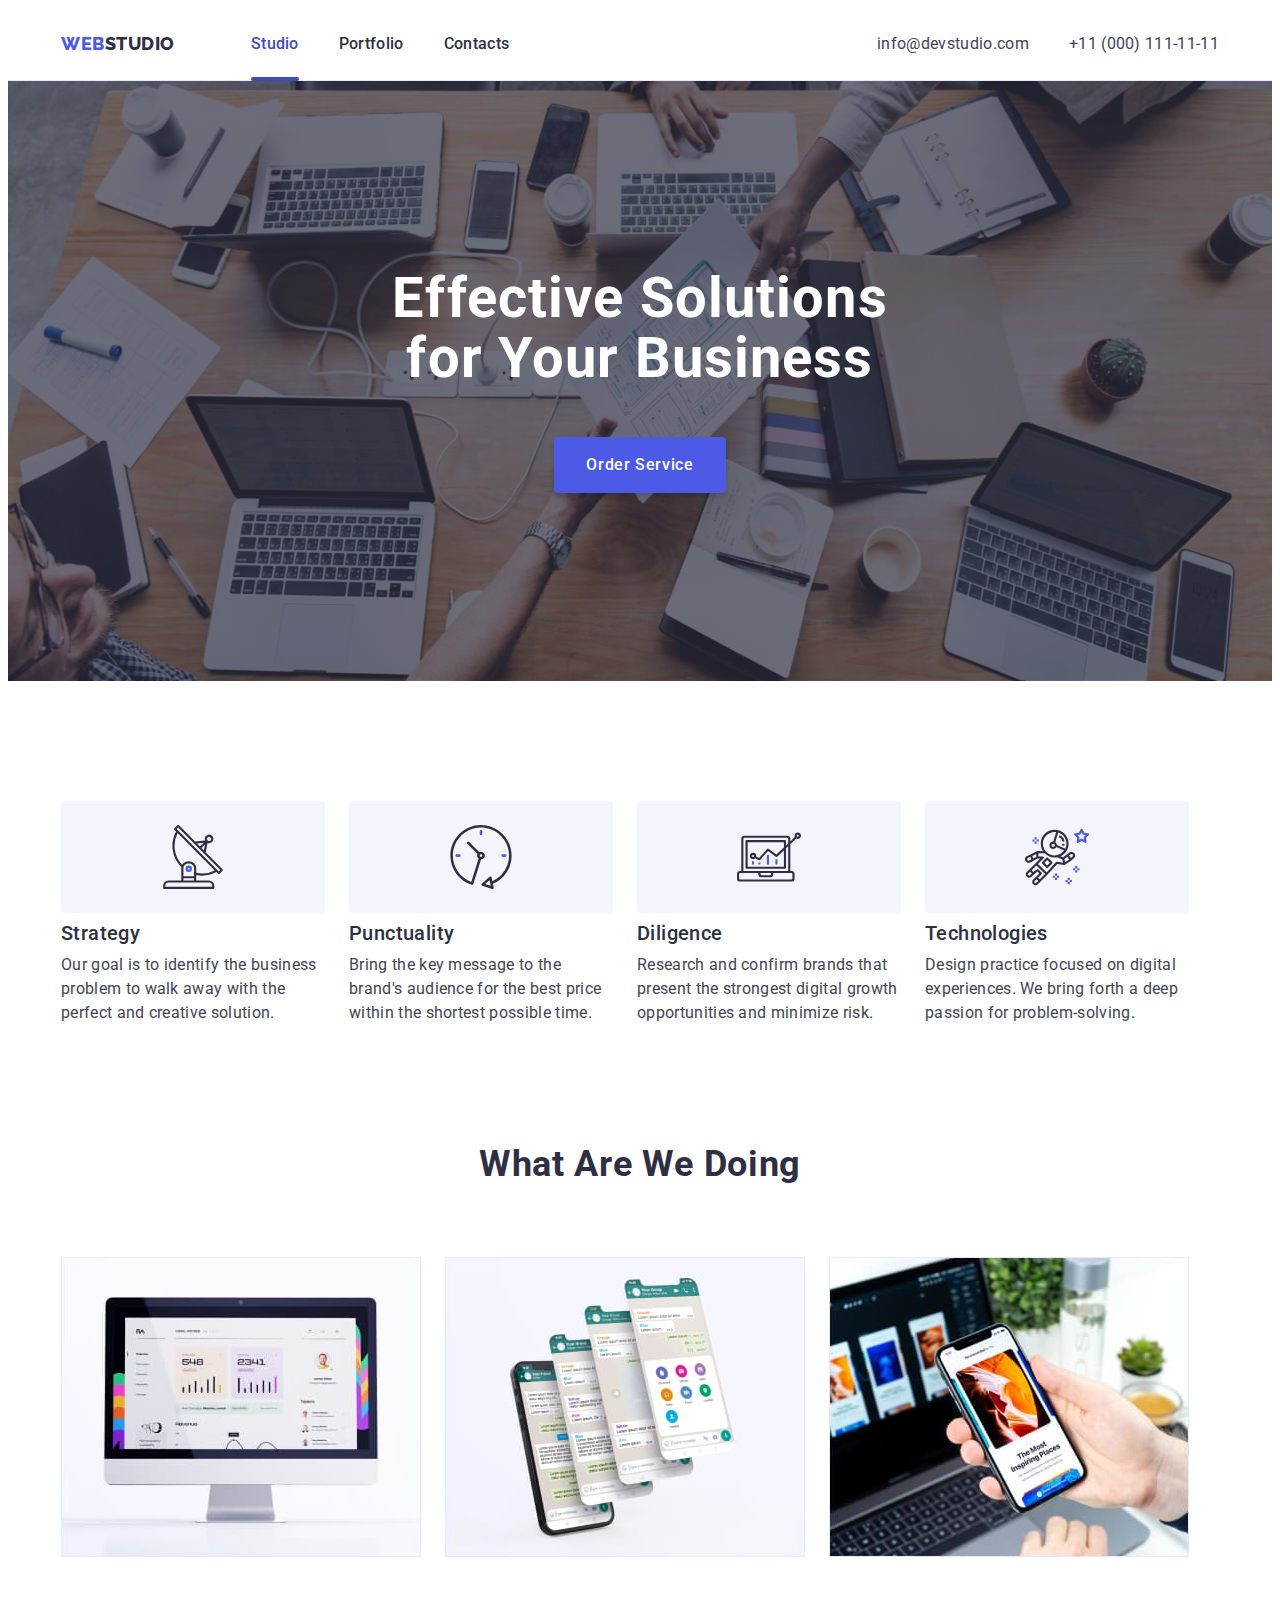
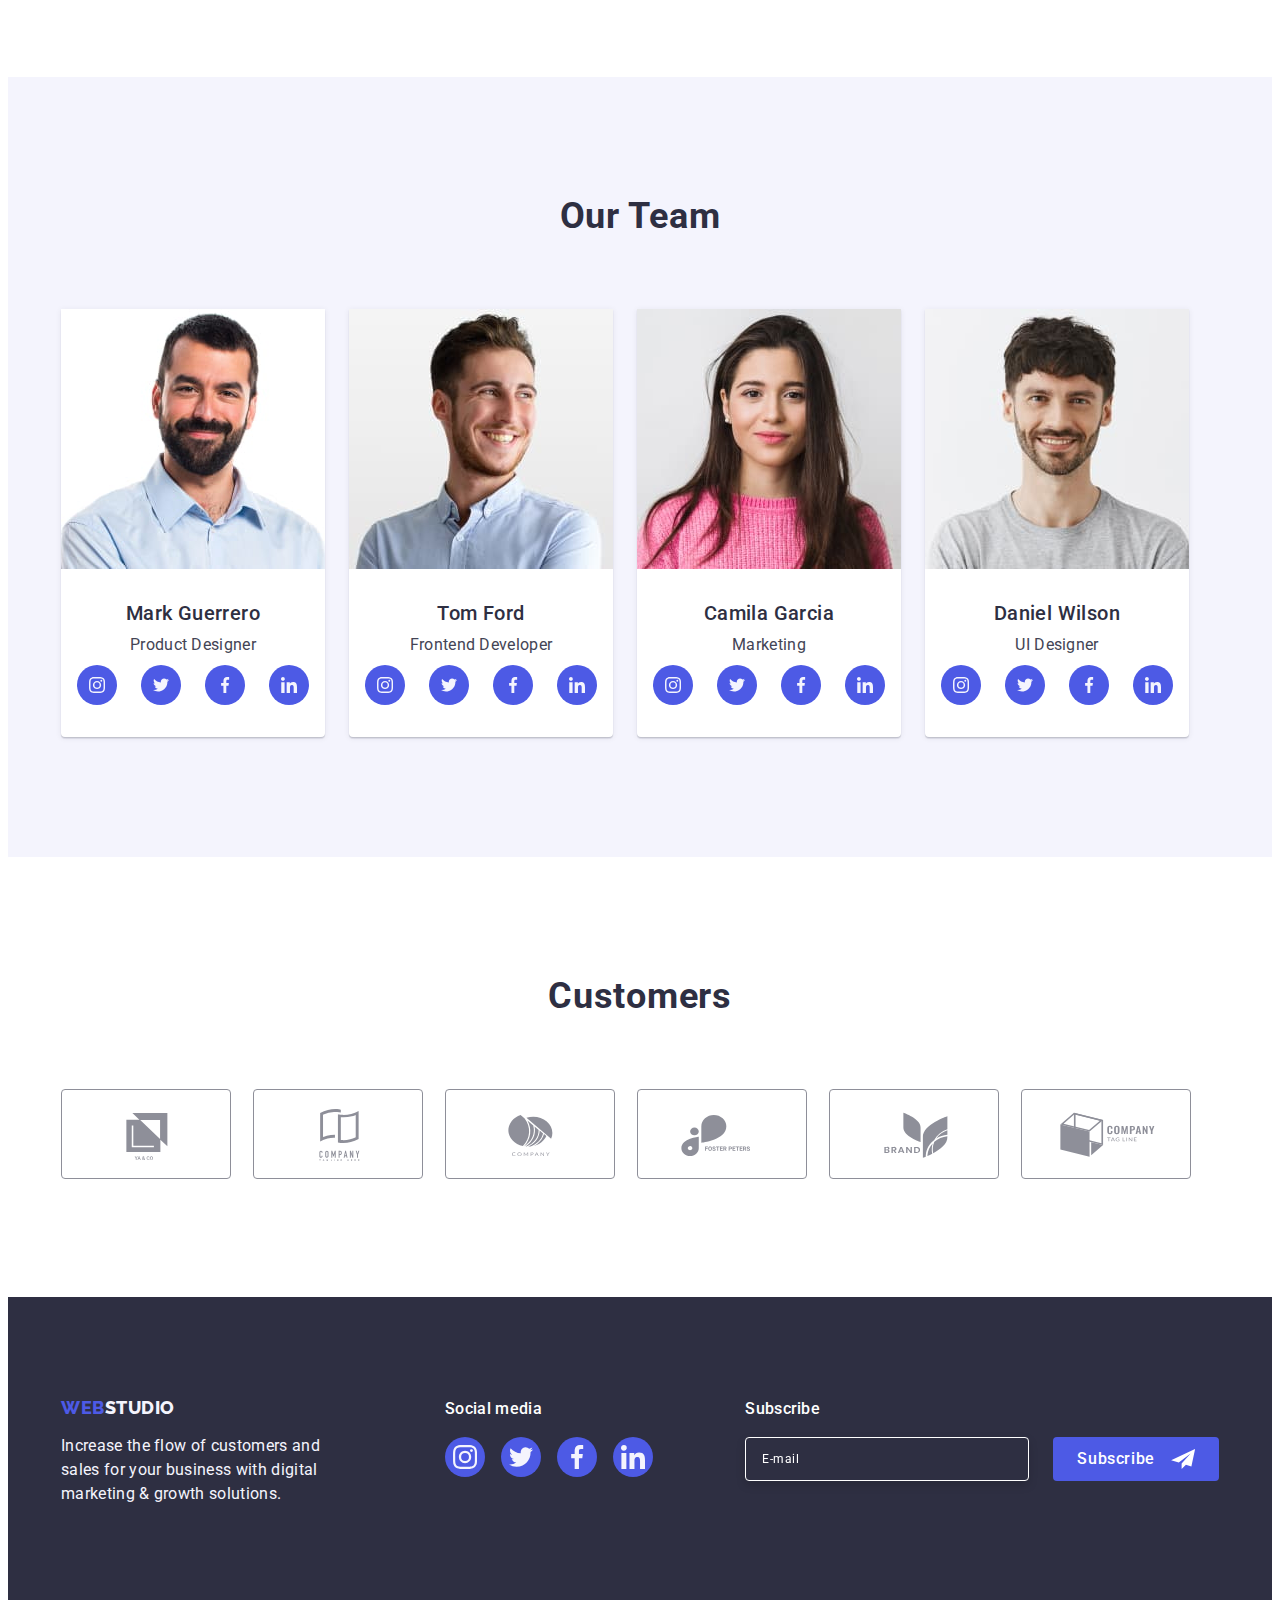
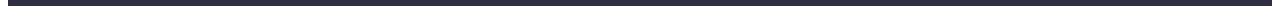
<file: index.html>
<!DOCTYPE html>
<html lang="en">
  <head>
    <meta charset="UTF-8" />
    <meta http-equiv="X-UA-Compatible" content="IE=edge" />
    <meta name="viewport" content="width=device-width, initial-scale=1.0" />
    <title>WebStudio</title>
    <link rel="preconnect" href="https://fonts.googleapis.com" />
    <link rel="preconnect" href="https://fonts.gstatic.com" crossorigin />
    <link
      href="https://fonts.googleapis.com/css2?family=Raleway:wght@800&family=Roboto:wght@400;500;700&display=swap"
      rel="stylesheet"
    />
    <link
      rel="stylesheet"
      href="https://cdnjs.cloudflare.com/ajax/libs/modern-normalize/1.1.0/modern-normalize.min.css"
      integrity="sha512-wpPYUAdjBVSE4KJnH1VR1HeZfpl1ub8YT/NKx4PuQ5NmX2tKuGu6U/JRp5y+Y8XG2tV+wKQpNHVUX03MfMFn9Q=="
      crossorigin="anonymous"
      referrerpolicy="no-referrer"
    />
    <link rel="stylesheet" href="./css/styles.css" />
  </head>
  <body>
    <header class="page-header">
      <div class="page-nav container">
        <nav class="site-nav">
          <a class="logo link" href="./index.html"
            >Web<span class="logo-navy">Studio</span></a
          >
          <ul class="nav-list list">
            <li>
              <a class="nav-link link current" href="./index.html">Studio</a>
            </li>
            <li>
              <a class="nav-link link" href="./portfolio.html">Portfolio</a>
            </li>
            <li><a class="nav-link link" href="">Contacts</a></li>
          </ul>
        </nav>
        <address class="contacts">
          <ul class="contact-list list">
            <li>
              <a class="contact link" href="mailto:info@devstudio.com"
                >info@devstudio.com</a
              >
            </li>
            <li>
              <a class="contact link" href="tel:+110001111111"
                >+11 (000) 111-11-11</a
              >
            </li>
          </ul>
        </address>
      </div>
    </header>
    <main>
      <section class="hero">
        <h1 class="hero-title">Effective Solutions for Your Business</h1>
        <button class="hero-btn" type="button" data-modal-open>
          Order Service
        </button>
      </section>
      <section class="advantages">
        <div class="container">
          <h2 class="visually-hidden">Our Advantages</h2>
          <ul class="adv-list list">
            <li>
              <div class="adv-icon-block">
                <svg width="64" height="64">
                  <use href="./images/icons.svg#icon-antenna-1"></use>
                </svg>
              </div>
              <h3 class="adv-title">Strategy</h3>
              <p class="adv-text">
                Our goal is to identify the business problem to walk away with
                the perfect and creative solution.
              </p>
            </li>
            <li>
              <div class="adv-icon-block">
                <svg width="64" height="64">
                  <use href="./images/icons.svg#icon-clock-1"></use>
                </svg>
              </div>
              <h3 class="adv-title">Punctuality</h3>
              <p class="adv-text">
                Bring the key message to the brand's audience for the best price
                within the shortest possible time.
              </p>
            </li>
            <li>
              <div class="adv-icon-block">
                <svg width="64" height="64">
                  <use href="./images/icons.svg#icon-diagram-1"></use>
                </svg>
              </div>
              <h3 class="adv-title">Diligence</h3>
              <p class="adv-text">
                Research and confirm brands that present the strongest digital
                growth opportunities and minimize risk.
              </p>
            </li>
            <li>
              <div class="adv-icon-block">
                <svg width="64" height="64">
                  <use href="./images/icons.svg#icon-astronaut-1"></use>
                </svg>
              </div>
              <h3 class="adv-title">Technologies</h3>
              <p class="adv-text">
                Design practice focused on digital experiences. We bring forth a
                deep passion for problem-solving.
              </p>
            </li>
          </ul>
        </div>
      </section>
      <section class="work">
        <div class="container">
          <h2 class="work-title">What are we doing</h2>
          <ul class="work-list list">
            <li>
              <img
                src="./images/img-4.jpg"
                alt="Computer monitor"
                width="360"
              />
            </li>
            <li>
              <img
                src="./images/img-5.jpg"
                alt="Mobile phone screen"
                width="360"
              />
            </li>
            <li>
              <img
                src="./images/img-6.jpg"
                alt="Arm holding a mobile phone"
                width="360"
              />
            </li>
          </ul>
        </div>
      </section>
      <section class="team">
        <div class="container">
          <h2 class="work-title">Our Team</h2>
          <ul class="team-list list">
            <li class="team-card">
              <img src="./images/img-7.jpg" alt="Mark Guerrero" width="264" />
              <div class="team-card-block">
                <h3 class="team-name">Mark Guerrero</h3>
                <p class="team-position">Product Designer</p>
                <ul class="team-soc-list list">
                  <li class="team-soc-item">
                    <a href="" class="team-soc-link link">
                      <svg class="team-soc-icon" width="16" height="16">
                        <use href="./images/icons.svg#icon-instagram-2"></use>
                      </svg>
                    </a>
                  </li>
                  <li class="team-soc-item">
                    <a href="" class="team-soc-link link">
                      <svg class="team-soc-icon" width="16" height="16">
                        <use href="./images/icons.svg#icon-twitter-1"></use>
                      </svg>
                    </a>
                  </li>
                  <li class="team-soc-item">
                    <a href="" class="team-soc-link link">
                      <svg class="team-soc-icon" width="16" height="16">
                        <use href="./images/icons.svg#icon-facebook-1"></use>
                      </svg>
                    </a>
                  </li>
                  <li class="team-soc-item">
                    <a href="" class="team-soc-link link">
                      <svg class="team-soc-icon" width="16" height="16">
                        <use href="./images/icons.svg#icon-linkedin-1"></use>
                      </svg>
                    </a>
                  </li>
                </ul>
              </div>
            </li>
            <li class="team-card">
              <img src="./images/img-1.jpg" alt="Tom Ford" width="264" />
              <div class="team-card-block">
                <h3 class="team-name">Tom Ford</h3>
                <p class="team-position">Frontend Developer</p>
                <ul class="team-soc-list list">
                  <li class="team-soc-item">
                    <a href="" class="team-soc-link link">
                      <svg class="team-soc-icon" width="16" height="16">
                        <use href="./images/icons.svg#icon-instagram-2"></use>
                      </svg>
                    </a>
                  </li>
                  <li class="team-soc-item">
                    <a href="" class="team-soc-link link">
                      <svg class="team-soc-icon" width="16" height="16">
                        <use href="./images/icons.svg#icon-twitter-1"></use>
                      </svg>
                    </a>
                  </li>
                  <li class="team-soc-item">
                    <a href="" class="team-soc-link link">
                      <svg class="team-soc-icon" width="16" height="16">
                        <use href="./images/icons.svg#icon-facebook-1"></use>
                      </svg>
                    </a>
                  </li>
                  <li class="team-soc-item">
                    <a href="" class="team-soc-link link">
                      <svg class="team-soc-icon" width="16" height="16">
                        <use href="./images/icons.svg#icon-linkedin-1"></use>
                      </svg>
                    </a>
                  </li>
                </ul>
              </div>
            </li>
            <li class="team-card">
              <img src="./images/img-2.jpg" alt="Camila Garcia" width="264" />
              <div class="team-card-block">
                <h3 class="team-name">Camila Garcia</h3>
                <p class="team-position">Marketing</p>
                <ul class="team-soc-list list">
                  <li class="team-soc-item">
                    <a href="" class="team-soc-link link">
                      <svg class="team-soc-icon" width="16" height="16">
                        <use href="./images/icons.svg#icon-instagram-2"></use>
                      </svg>
                    </a>
                  </li>
                  <li class="team-soc-item">
                    <a href="" class="team-soc-link link">
                      <svg class="team-soc-icon" width="16" height="16">
                        <use href="./images/icons.svg#icon-twitter-1"></use>
                      </svg>
                    </a>
                  </li>
                  <li class="team-soc-item">
                    <a href="" class="team-soc-link link">
                      <svg class="team-soc-icon" width="16" height="16">
                        <use href="./images/icons.svg#icon-facebook-1"></use>
                      </svg>
                    </a>
                  </li>
                  <li class="team-soc-item">
                    <a href="" class="team-soc-link link">
                      <svg class="team-soc-icon" width="16" height="16">
                        <use href="./images/icons.svg#icon-linkedin-1"></use>
                      </svg>
                    </a>
                  </li>
                </ul>
              </div>
            </li>
            <li class="team-card">
              <img src="./images/img-3.jpg" alt="Daniel Wilson" width="264" />
              <div class="team-card-block">
                <h3 class="team-name">Daniel Wilson</h3>
                <p class="team-position">UI Designer</p>
                <ul class="team-soc-list list">
                  <li class="team-soc-item">
                    <a href="" class="team-soc-link link">
                      <svg class="team-soc-icon" width="16" height="16">
                        <use href="./images/icons.svg#icon-instagram-2"></use>
                      </svg>
                    </a>
                  </li>
                  <li class="team-soc-item">
                    <a href="" class="team-soc-link link">
                      <svg class="team-soc-icon" width="16" height="16">
                        <use href="./images/icons.svg#icon-twitter-1"></use>
                      </svg>
                    </a>
                  </li>
                  <li class="team-soc-item">
                    <a href="" class="team-soc-link link">
                      <svg class="team-soc-icon" width="16" height="16">
                        <use href="./images/icons.svg#icon-facebook-1"></use>
                      </svg>
                    </a>
                  </li>
                  <li class="team-soc-item">
                    <a href="" class="team-soc-link link">
                      <svg class="team-soc-icon" width="16" height="16">
                        <use href="./images/icons.svg#icon-linkedin-1"></use>
                      </svg>
                    </a>
                  </li>
                </ul>
              </div>
            </li>
          </ul>
        </div>
      </section>
      <section class="customers">
        <div class="container">
          <h2 class="work-title">Customers</h2>
          <ul class="customers-list list">
            <li class="custom-item">
              <a href="" class="custom-link link">
                <svg class="custom-icon" width="104" height="56">
                  <use href="./images/icons.svg#icon-Logo"></use>
                </svg>
              </a>
            </li>
            <li class="custom-item">
              <a href="" class="custom-link link">
                <svg class="custom-icon" width="104" height="56">
                  <use href="./images/icons.svg#icon-Logo-1"></use>
                </svg>
              </a>
            </li>
            <li class="custom-item">
              <a href="" class="custom-link link">
                <svg class="custom-icon" width="104" height="56">
                  <use href="./images/icons.svg#icon-Logo-2"></use>
                </svg>
              </a>
            </li>
            <li class="custom-item">
              <a href="" class="custom-link link">
                <svg class="custom-icon" width="104" height="56">
                  <use href="./images/icons.svg#icon-Logo-3"></use>
                </svg>
              </a>
            </li>
            <li class="custom-item">
              <a href="" class="custom-link link">
                <svg class="custom-icon" width="104" height="56">
                  <use href="./images/icons.svg#icon-Logo-4"></use>
                </svg>
              </a>
            </li>
            <li class="custom-item">
              <a href="" class="custom-link link">
                <svg class="custom-icon" width="104" height="56">
                  <use href="./images/icons.svg#icon-Logo-5"></use>
                </svg>
              </a>
            </li>
          </ul>
        </div>
      </section>
    </main>
    <footer class="footer">
      <div class="container footer-block">
        <div class="footer-slogan-block">
          <a class="logo link" href="./index.html"
            >Web<span class="logo-cloud">Studio</span></a
          >
          <p class="footer-slogan">
            Increase the flow of customers and sales for your business with
            digital marketing & growth solutions.
          </p>
        </div>
        <div class="footer-social-block">
          <h2 class="footer-social-title">Social media</h2>
          <ul class="footer-soc-list list">
            <li class="footer-soc-item">
              <a href="" class="footer-soc-link link">
                <svg class="footer-soc-icon" width="24" height="24">
                  <use href="./images/icons.svg#icon-instagram-2"></use>
                </svg>
              </a>
            </li>
            <li class="footer-soc-item">
              <a href="" class="footer-soc-link link"
                ><svg class="footer-soc-icon" width="24" height="24">
                  <use href="./images/icons.svg#icon-twitter-1"></use>
                </svg>
              </a>
            </li>
            <li class="footer-soc-item">
              <a href="" class="footer-soc-link link"
                ><svg class="footer-soc-icon" width="24" height="24">
                  <use href="./images/icons.svg#icon-facebook-1"></use>
                </svg>
              </a>
            </li>
            <li class="footer-soc-item">
              <a href="" class="footer-soc-link link"
                ><svg class="footer-soc-icon" width="24" height="24">
                  <use href="./images/icons.svg#icon-linkedin-1"></use>
                </svg>
              </a>
            </li>
          </ul>
        </div>
        <div class="footer-subscribe-block">
          <h2 class="footer-social-title">Subscribe</h2>
          <form class="subscribe-form">
            <input
              class="footer-subscribe-input"
              type="email"
              name="user-email"
              placeholder="E-mail"
            />
            <button class="submit-btn" type="submit">
              Subscribe
              <svg class="icon-send" width="24" height="20">
                <use href="./images/icons.svg#icon-icon-send-1"></use>
              </svg>
            </button>
          </form>
        </div>
      </div>
    </footer>
    <div class="backdrop is-hidden" data-modal>
      <div class="modal">
        <button type="button" class="modal-close-btn" data-modal-close>
          <svg class="modal-close-icon" width="8" height="8">
            <use href="./images/icons.svg#icon-close-black-1"></use>
          </svg>
        </button>
        <h2 class="modal-title">
          Leave your contacts and we will call you back
        </h2>
        <form class="modal-form">
          <label class="modal-label">
            <span class="span-input">Name</span>
            <div class="input-wrap">
              <input class="modal-input" type="text" name="user-name" />
              <svg class="modal-icon" width="18" height="24">
                <use href="./images/icons.svg#icon-person"></use>
              </svg>
            </div>
          </label>
          <label class="modal-label">
            <span class="span-input">Phone</span>
            <div class="input-wrap">
              <input class="modal-input" type="tel" name="user-tel" />
              <svg class="modal-icon" width="18" height="24">
                <use href="./images/icons.svg#icon-phone"></use>
              </svg>
            </div>
          </label>
          <label class="modal-label">
            <span class="span-input">Email</span>
            <div class="input-wrap">
              <input class="modal-input" type="email" name="user-email" />
              <svg class="modal-icon" width="18" height="24">
                <use href="./images/icons.svg#icon-email"></use>
              </svg>
            </div>
          </label>
          <label class="modal-label">
            <span class="span-input">Comment</span>
            <textarea
              class="modal-textarea"
              name="comment"
              placeholder="Text input"
            ></textarea>
          </label>
          <div class="modal-field">
            <input
              class="input-check visually-hidden"
              id="privacy"
              name="privacy"
              type="checkbox"
              value="true
            "
            />
            <label class="check-text" for="privacy">
              <span>
                <svg class="check-icon" width="10" height="8">
                  <use href="./images/icons.svg#icon-vector"></use>
                </svg>
              </span>
              I accept the terms and conditions of the
              <a href="">Privacy Policy</a></label
            >
          </div>
          <button class="modal-btn" type="submit">Send</button>
        </form>
      </div>
    </div>
    <script src="./js/modal.js"></script>
  </body>
</html>
</file>
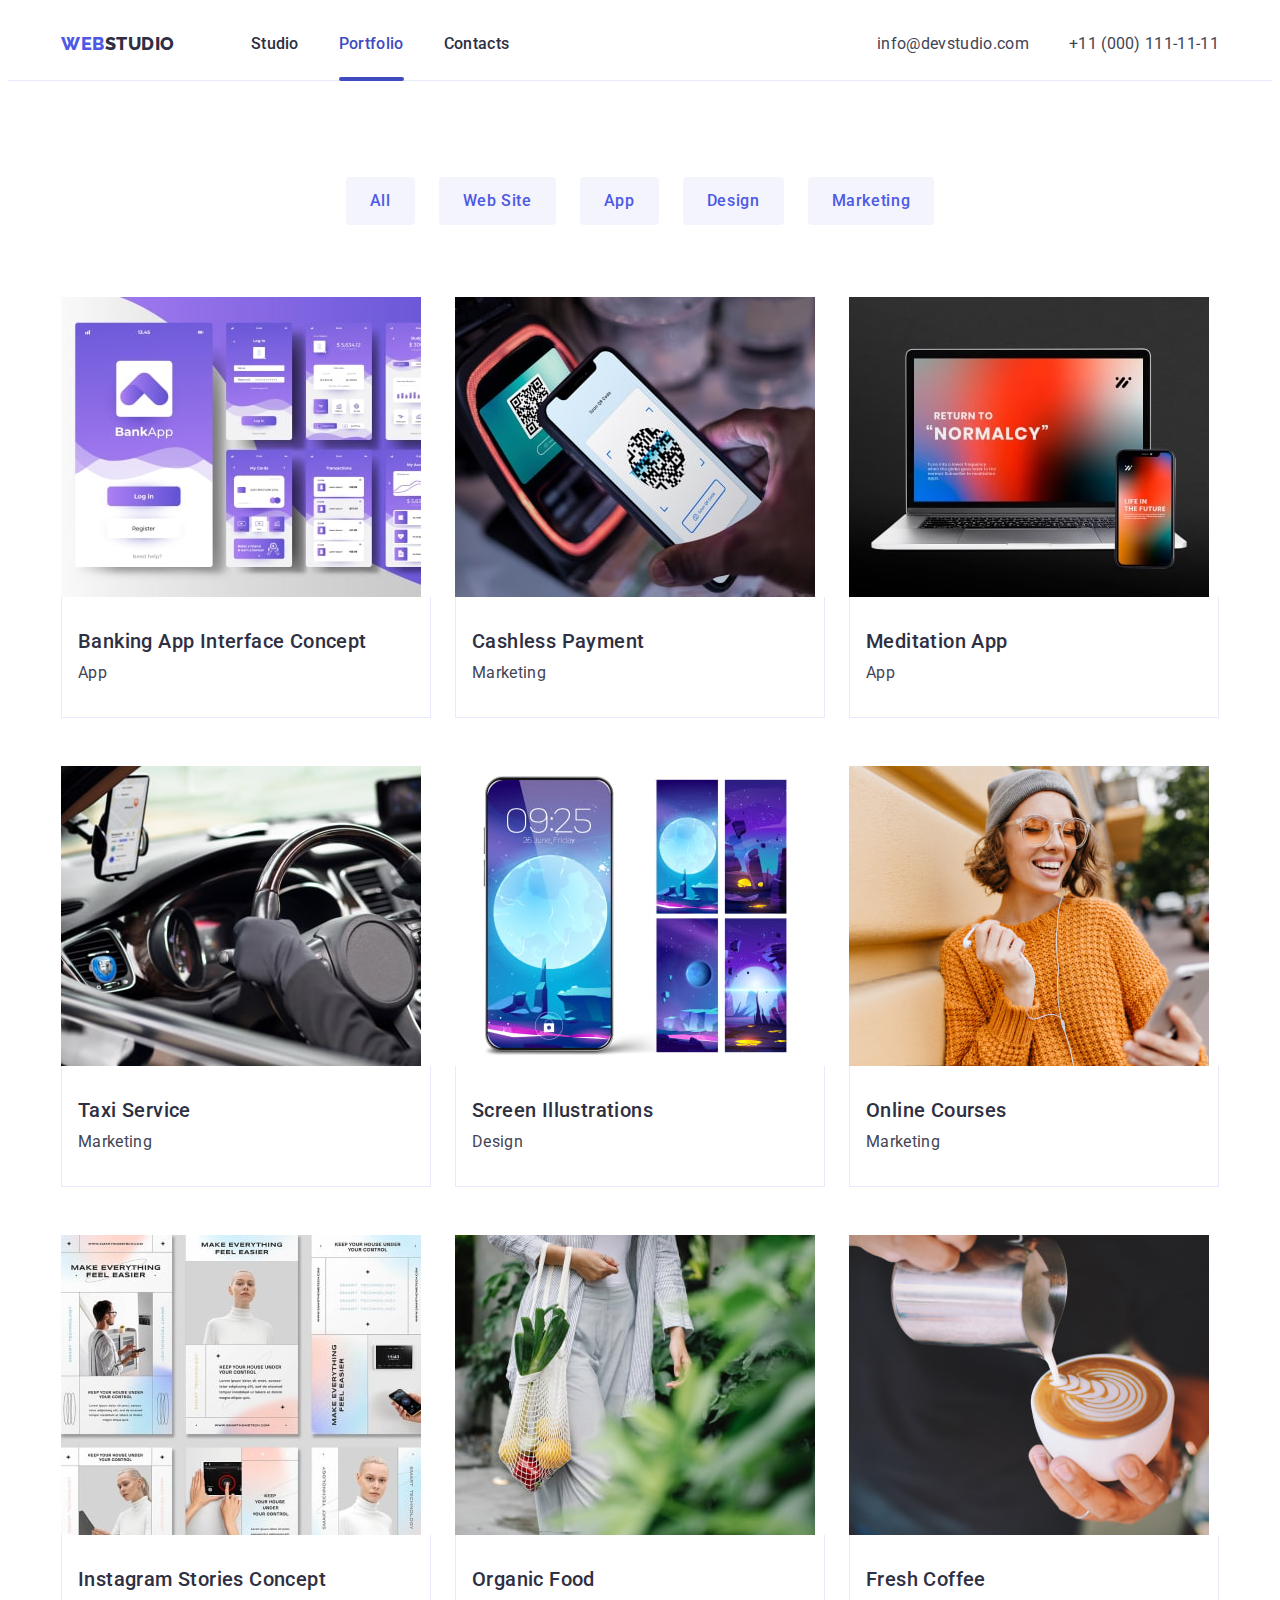
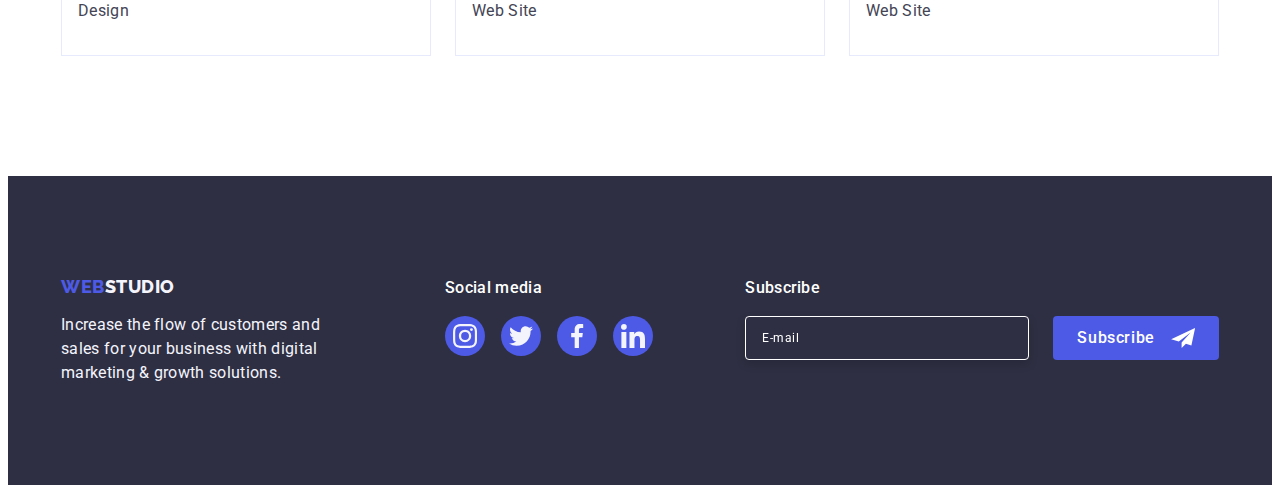
<file: portfolio.html>
<!DOCTYPE html>
<html lang="en">
  <head>
    <meta charset="UTF-8" />
    <meta http-equiv="X-UA-Compatible" content="IE=edge" />
    <meta name="viewport" content="width=device-width, initial-scale=1.0" />
    <title>Portfolio</title>
    <link rel="preconnect" href="https://fonts.googleapis.com" />
    <link rel="preconnect" href="https://fonts.gstatic.com" crossorigin />
    <link
      href="https://fonts.googleapis.com/css2?family=Raleway:wght@800&family=Roboto:wght@400;500&display=swap"
      rel="stylesheet"
    />
    <link
      rel="stylesheet"
      href="https://cdnjs.cloudflare.com/ajax/libs/modern-normalize/1.1.0/modern-normalize.min.css"
      integrity="sha512-wpPYUAdjBVSE4KJnH1VR1HeZfpl1ub8YT/NKx4PuQ5NmX2tKuGu6U/JRp5y+Y8XG2tV+wKQpNHVUX03MfMFn9Q=="
      crossorigin="anonymous"
      referrerpolicy="no-referrer"
    />
    <link rel="stylesheet" href="./css/styles.css" />
  </head>
  <body>
    <header class="page-header">
      <div class="page-nav container">
        <nav class="site-nav">
          <a class="logo link" href="./index.html"
            >Web<span class="logo-navy">Studio</span></a
          >
          <ul class="nav-list list">
            <li><a class="nav-link link" href="./index.html">Studio</a></li>
            <li>
              <a class="nav-link link current" href="./portfolio.html"
                >Portfolio</a
              >
            </li>
            <li><a class="nav-link link" href="">Contacts</a></li>
          </ul>
        </nav>
        <address class="contacts">
          <ul class="contact-list list">
            <li>
              <a class="contact link" href="mailto:info@devstudio.com"
                >info@devstudio.com</a
              >
            </li>
            <li>
              <a class="contact link" href="tel:+110001111111"
                >+11 (000) 111-11-11</a
              >
            </li>
          </ul>
        </address>
      </div>
    </header>
    <main>
      <section class="filter-section">
        <div class="container">
          <h1 class="visually-hidden">Our Portfolio</h1>
          <ul class="filter list">
            <li><button class="filter-btn" type="button">All</button></li>
            <li><button class="filter-btn" type="button">Web Site</button></li>
            <li><button class="filter-btn" type="button">App</button></li>
            <li><button class="filter-btn" type="button">Design</button></li>
            <li><button class="filter-btn" type="button">Marketing</button></li>
          </ul>
          <ul class="card-list list">
            <li class="card">
              <a class="link" href="">
                <div class="card-overlay">
                  <img
                    src="./images/portfolio/img-8-min.jpg"
                    width="360"
                    height="300"
                    alt="Banking App Interface Concept"
                  />
                  <p class="card-overlay-text">
                    14 Stylish and User-Friendly App Design Concepts · Task
                    Manager App · Calorie Tracker App · Exotic Fruit Ecommerce
                    App · Cloud Storage App
                  </p>
                </div>
                <div class="card-border">
                  <h2 class="card-title">Banking App Interface Concept</h2>
                  <p class="card-text">App</p>
                </div>
              </a>
            </li>
            <li class="card">
              <a class="link" href="">
                <div class="card-overlay">
                  <img
                    src="./images/portfolio/img-7-min.jpg"
                    width="360"
                    height="300"
                    alt="Cashless Payment"
                  />
                  <p class="card-overlay-text">
                    14 Stylish and User-Friendly App Design Concepts · Task
                    Manager App · Calorie Tracker App · Exotic Fruit Ecommerce
                    App · Cloud Storage App
                  </p>
                </div>
                <div class="card-border">
                  <h2 class="card-title">Cashless Payment</h2>
                  <p class="card-text">Marketing</p>
                </div>
              </a>
            </li>
            <li class="card">
              <a class="link" href="">
                <div class="card-overlay">
                  <img
                    src="./images/portfolio/img-6-min.jpg"
                    width="360"
                    height="300"
                    alt="Meditation App"
                  />
                  <p class="card-overlay-text">
                    14 Stylish and User-Friendly App Design Concepts · Task
                    Manager App · Calorie Tracker App · Exotic Fruit Ecommerce
                    App · Cloud Storage App
                  </p>
                </div>
                <div class="card-border">
                  <h2 class="card-title">Meditation App</h2>
                  <p class="card-text">App</p>
                </div>
              </a>
            </li>
            <li class="card">
              <a class="link" href="">
                <div class="card-overlay">
                  <img
                    src="./images/portfolio/img-5-min.jpg"
                    width="360"
                    height="300"
                    alt="Taxi Service"
                  />
                  <p class="card-overlay-text">
                    14 Stylish and User-Friendly App Design Concepts · Task
                    Manager App · Calorie Tracker App · Exotic Fruit Ecommerce
                    App · Cloud Storage App
                  </p>
                </div>
                <div class="card-border">
                  <h2 class="card-title">Taxi Service</h2>
                  <p class="card-text">Marketing</p>
                </div>
              </a>
            </li>
            <li class="card">
              <a class="link" href="">
                <div class="card-overlay">
                  <img
                    src="./images/portfolio/img-4-min.jpg"
                    width="360"
                    height="300"
                    alt="Screen Illustrations"
                  />
                  <p class="card-overlay-text">
                    14 Stylish and User-Friendly App Design Concepts · Task
                    Manager App · Calorie Tracker App · Exotic Fruit Ecommerce
                    App · Cloud Storage App
                  </p>
                </div>
                <div class="card-border">
                  <h2 class="card-title">Screen Illustrations</h2>
                  <p class="card-text">Design</p>
                </div>
              </a>
            </li>
            <li class="card">
              <a class="link" href="">
                <div class="card-overlay">
                  <img
                    src="./images/portfolio/img-3-min.jpg"
                    width="360"
                    height="300"
                    alt="Smiling Girl on the Street in Sunglasses with IPhone in Her Hand"
                  />
                  <p class="card-overlay-text">
                    14 Stylish and User-Friendly App Design Concepts · Task
                    Manager App · Calorie Tracker App · Exotic Fruit Ecommerce
                    App · Cloud Storage App
                  </p>
                </div>
                <div class="card-border">
                  <h2 class="card-title">Online Courses</h2>
                  <p class="card-text">Marketing</p>
                </div>
              </a>
            </li>
            <li class="card">
              <a class="link" href="">
                <div class="card-overlay">
                  <img
                    src="./images/portfolio/img-2-min.jpg"
                    width="360"
                    height="300"
                    alt="Instagram Stories Concept"
                  />
                  <p class="card-overlay-text">
                    14 Stylish and User-Friendly App Design Concepts · Task
                    Manager App · Calorie Tracker App · Exotic Fruit Ecommerce
                    App · Cloud Storage App
                  </p>
                </div>
                <div class="card-border">
                  <h2 class="card-title">Instagram Stories Concept</h2>
                  <p class="card-text">Design</p>
                </div>
              </a>
            </li>
            <li class="card">
              <a class="link" href="">
                <div class="card-overlay">
                  <img
                    src="./images/portfolio/img-1-min.jpg"
                    width="360"
                    height="300"
                    alt="A Woman Hanging a Bag with Fruites"
                  />
                  <p class="card-overlay-text">
                    14 Stylish and User-Friendly App Design Concepts · Task
                    Manager App · Calorie Tracker App · Exotic Fruit Ecommerce
                    App · Cloud Storage App
                  </p>
                </div>
                <div class="card-border">
                  <h2 class="card-title">Organic Food</h2>
                  <p class="card-text">Web Site</p>
                </div>
              </a>
            </li>
            <li class="card">
              <a class="link" href="">
                <div class="card-overlay">
                  <img
                    src="./images/portfolio/img-min.jpg"
                    width="360"
                    height="300"
                    alt="A Cup of Coffee with Nice Design"
                  />
                  <p class="card-overlay-text">
                    14 Stylish and User-Friendly App Design Concepts · Task
                    Manager App · Calorie Tracker App · Exotic Fruit Ecommerce
                    App · Cloud Storage App
                  </p>
                </div>
                <div class="card-border">
                  <h2 class="card-title">Fresh Coffee</h2>
                  <p class="card-text">Web Site</p>
                </div>
              </a>
            </li>
          </ul>
        </div>
      </section>
    </main>
    <footer class="footer">
      <div class="container footer-block">
        <div class="footer-slogan-block">
          <a class="logo link" href="./index.html"
            >Web<span class="logo-cloud">Studio</span></a
          >
          <p class="footer-slogan">
            Increase the flow of customers and sales for your business with
            digital marketing & growth solutions.
          </p>
        </div>
        <div class="footer-social-block">
          <h2 class="footer-social-title">Social media</h2>
          <ul class="footer-soc-list list">
            <li class="footer-soc-item">
              <a href="" class="footer-soc-link link">
                <svg class="footer-soc-icon" width="24" height="24">
                  <use href="./images/icons.svg#icon-instagram-2"></use>
                </svg>
              </a>
            </li>
            <li class="footer-soc-item">
              <a href="" class="footer-soc-link link"
                ><svg class="footer-soc-icon" width="24" height="24">
                  <use href="./images/icons.svg#icon-twitter-1"></use>
                </svg>
              </a>
            </li>
            <li class="footer-soc-item">
              <a href="" class="footer-soc-link link"
                ><svg class="footer-soc-icon" width="24" height="24">
                  <use href="./images/icons.svg#icon-facebook-1"></use>
                </svg>
              </a>
            </li>
            <li class="footer-soc-item">
              <a href="" class="footer-soc-link link"
                ><svg class="footer-soc-icon" width="24" height="24">
                  <use href="./images/icons.svg#icon-linkedin-1"></use>
                </svg>
              </a>
            </li>
          </ul>
        </div>
        <div class="footer-subscribe-block">
          <h2 class="footer-social-title">Subscribe</h2>
          <form class="subscribe-form">
            <input
              class="footer-subscribe-input"
              type="email"
              name="user-email"
              placeholder="E-mail"
            />
            <button class="submit-btn" type="submit">
              Subscribe
              <svg class="icon-send" width="24" height="20">
                <use href="./images/icons.svg#icon-icon-send-1"></use>
              </svg>
            </button>
          </form>
        </div>
      </div>
    </footer>
  </body>
</html>
</file>
<file: css/styles.css>
:root {
  --primary-text-color: #4d5ae5;
  --headings-color: #2e2f42;
  --text-color: #434455;
  --background-color: #ffffff;
  --lightmode-color: #f4f4fd;
  --pressed-state-color: #404bbf;
  --accent-color: #e7e9fc;
  --customers-color: #8e8f99;
  --success-color: #31d0aa;
}
p,
h1,
h2,
h3,
h4,
h5,
h6 {
  margin: 0;
}
ul {
  margin: 0;
  padding-left: 0;
}
img {
  display: block;
}
button {
  cursor: pointer;
}
body {
  background-color: var(--background-color);
  font-family: "Roboto", sans-serif;
  color: var(--text-color);
}

.link {
  text-decoration: none;
}
.list {
  list-style: none;
}
.container {
  width: 1158px;
  padding: 0 15px;
  margin: 0 auto;
}
/* ------------------Header-------------- */
.page-header {
  border-bottom: 1px solid var(--accent-color);
}
.logo {
  color: var(--primary-text-color);
  font-family: "Raleway", sans-serif;
  font-weight: 800;
  font-size: 18px;
  line-height: 1.17;
  letter-spacing: 0.03em;
  text-transform: uppercase;
}
.logo-navy {
  color: var(--headings-color);
}
.page-nav {
  display: flex;
}
.site-nav {
  display: flex;
  align-items: center;
}
.nav-list {
  display: flex;
  margin-left: 76px;
}
.nav-link {
  display: block;
  padding-top: 24px;
  padding-bottom: 24px;

  color: var(--headings-color);
  font-weight: 500;
  font-size: 16px;
  line-height: 1.5;
  letter-spacing: 0.02em;

  transition-property: color;
  transition-duration: 250ms;
  transition-timing-function: cubic-bezier(0.4, 0, 0.2, 1);
}
.nav-list li:not(:last-child) {
  margin-right: 40px;
}
.contacts {
  font-style: normal;
  margin-left: auto;
}
.contact-list {
  display: flex;
}
.contact-list li:not(:last-child) {
  margin-right: 40px;
}
.contact {
  display: block;
  padding-top: 24px;
  padding-bottom: 24px;

  color: inherit;
  font-weight: 400;
  font-size: 16px;
  line-height: 1.5;
  letter-spacing: 0.02em;

  transition-property: color;
  transition-duration: 250ms;
  transition-timing-function: cubic-bezier(0.4, 0, 0.2, 1);
}
.nav-link:hover,
.nav-link:focus,
.contact:hover,
.contact:focus {
  color: var(--pressed-state-color);
}
.current {
  position: relative;
  color: var(--pressed-state-color);
}
.current::after {
  position: absolute;
  left: 0;
  top: 69px;
  content: "";
  width: 100%;
  height: 4px;
  border-radius: 2px;
  background-color: var(--pressed-state-color);
}
/* -------------Main Studio-------------------- */
.hero {
  text-align: center;
  padding-top: 188px;
  padding-bottom: 188px;
  max-width: 1440px;

  background-image: linear-gradient(
      rgba(46, 47, 66, 0.7),
      rgba(46, 47, 66, 0.7)
    ),
    url(../images/img-hero.jpg);
  background-repeat: no-repeat;
  background-position: center;
  background-size: 100% 100%;
  background-color: var(--headings-color);
}
.hero-title {
  width: 496px;
  margin: 0 auto;

  color: var(--background-color);
  font-size: 56px;
  line-height: 1.07;
  letter-spacing: 0.02em;
}
.hero-btn {
  border-radius: 4px;
  border: none;
  padding: 16px 32px;
  display: inline-block;
  min-width: 169px;
  text-align: center;
  margin-top: 48px;

  background-color: var(--primary-text-color);
  box-shadow: 0px 4px 4px rgba(0, 0, 0, 0.15);
  color: var(--background-color);
  font-weight: 500;
  font-size: 16px;
  line-height: 1.5;
  letter-spacing: 0.04em;
  font-family: inherit;

  transition-property: background-color;
  transition-duration: 250ms;
  transition-timing-function: cubic-bezier(0.4, 0, 0.2, 1);
}
.hero-btn:hover,
.hero-btn:focus {
  background-color: var(--pressed-state-color);
}
.visually-hidden {
  position: absolute;
  width: 1px;
  height: 1px;
  margin: -1px;
  border: 0;
  padding: 0;

  white-space: nowrap;
  clip-path: inset(100%);
  clip: rect(0 0 0 0);
  overflow: hidden;
}
.advantages {
  padding: 120px 0;
}
.adv-list {
  display: flex;
}
.adv-list li {
  width: 264px;
}
.adv-list li:not(:last-child) {
  margin-right: 24px;
}
.adv-icon-block {
  height: 112px;
  background-color: var(--lightmode-color);
  display: flex;
  justify-content: center;
  align-items: center;
  border-radius: 4px;
  margin-bottom: 8px;
}

.adv-title {
  margin-bottom: 8px;

  color: var(--headings-color);
  font-weight: 500;
  font-size: 20px;
  line-height: 1.2;
  letter-spacing: 0.02em;
}
.adv-text {
  font-size: 16px;
  line-height: 1.5;
  letter-spacing: 0.02em;
}
.work {
  padding-bottom: 120px;
}
.work-title {
  margin-bottom: 72px;

  color: var(--headings-color);
  font-size: 36px;
  line-height: 1.11;
  text-align: center;
  letter-spacing: 0.02em;
  text-transform: capitalize;
}
.work-list {
  display: flex;
}
.work-list li:not(:last-child) {
  margin-right: 24px;
}
.team {
  background-color: var(--lightmode-color);
  padding: 120px 0;
}
.team-list {
  display: flex;
}
.team-card {
  background-color: var(--background-color);
  margin-right: 24px;
  box-shadow: 0px 1px 6px rgba(46, 47, 66, 0.08),
    0px 1px 1px rgba(46, 47, 66, 0.16), 0px 2px 1px rgba(46, 47, 66, 0.08);
  border-radius: 0px 0px 4px 4px;
}
.team-card:last-child {
  margin-right: 0;
}
.team-card-block {
  padding-top: 32px;
  padding-bottom: 32px;
}
.team-name {
  margin-bottom: 8px;

  color: var(--headings-color);
  font-weight: 500;
  font-size: 20px;
  line-height: 1.2;
  text-align: center;
  letter-spacing: 0.02em;
}
.team-position {
  margin-bottom: 8px;

  font-size: 16px;
  line-height: 1.5;
  text-align: center;
  letter-spacing: 0.02em;
}
.team-soc-list {
  display: flex;
  justify-content: center;
}

.team-soc-item {
  width: 40px;
  height: 40px;
}
.team-soc-item:not(:last-child) {
  margin-right: 24px;
}
.team-soc-link {
  width: 100%;
  height: 100%;
  border-radius: 50%;
  background-color: var(--primary-text-color);
  display: flex;
  align-items: center;
  justify-content: center;

  transition-property: background-color;
  transition-duration: 250ms;
  transition-timing-function: cubic-bezier(0.4, 0, 0.2, 1);
}
.team-soc-link:hover,
.team-soc-link:active {
  background-color: var(--pressed-state-color);
}
.team-soc-icon {
  fill: var(--lightmode-color);
}

/* ----------------Customers------------- */
.customers {
  padding: 120px 0;
}
.customers-list {
  display: flex;
}
.custom-item {
  width: 168px;
  height: 88px;
}
.custom-item:not(:last-child) {
  margin-right: 24px;
}
.custom-link {
  display: flex;
  justify-content: center;
  align-items: center;
  width: 100%;
  height: 100%;
  border: 1px solid var(--customers-color);
  border-radius: 4px;

  transition-property: border color;
  transition-duration: 250ms;
  transition-timing-function: cubic-bezier(0.4, 0, 0.2, 1);
}

.custom-link:hover {
  border: 1px solid var(--pressed-state-color);
}
.custom-link:hover > .custom-icon {
  fill: var(--pressed-state-color);
}
.custom-icon {
  fill: var(--customers-color);

  transition-property: fill;
  transition-duration: 250ms;
  transition-timing-function: cubic-bezier(0.4, 0, 0.2, 1);
}

/* ----------------Main Portfolio------------- */
.filter-section {
  padding-top: 96px;
  padding-bottom: 120px;
}
.filter {
  display: flex;
  justify-content: center;
  margin-bottom: 72px;
}
.filter li:not(:last-child) {
  margin-right: 24px;
}
.filter-btn {
  padding: 12px 24px;
  border: 1 px solid var(--accent-color);
  border-radius: 4px;

  color: var(--primary-text-color);
  font-weight: 500;
  font-size: 16px;
  line-height: 1.5;
  letter-spacing: 0.04em;
  background-color: var(--lightmode-color);
  font-family: inherit;

  transition-property: color, background-color, box-shadow;
  transition-duration: 250ms, 250ms, 250ms;
  transition-timing-function: cubic-bezier(0.4, 0, 0.2, 1),
    cubic-bezier(0.4, 0, 0.2, 1), cubic-bezier(0.4, 0, 0.2, 1);
}
.filter-btn:hover,
.filter-btn:active,
.filter-btn:focus {
  color: var(--background-color);
  background-color: var(--pressed-state-color);
  box-shadow: 0px 3px 1px rgba(0, 0, 0, 0.1), 0px 2px 1px rgba(0, 0, 0, 0.08),
    0px 2px 2px rgba(0, 0, 0, 0.12);
}

.card-list {
  display: flex;
  flex-wrap: wrap;
}
.card {
  margin-right: 24px;
  margin-bottom: 48px;
  width: calc((100% - 48px) / 3);

  transition-property: box-shadow;
  transition-duration: 250ms;
  transition-timing-function: cubic-bezier(0.4, 0, 0.2, 1);
}
.card:hover,
.card:active {
  box-shadow: 0px 1px 6px rgba(46, 47, 66, 0.08);
}
.card:nth-child(3n) {
  margin-right: 0;
}
.card:nth-last-child(-n + 3) {
  margin-bottom: 0;
}
.card-border {
  border: 1px solid var(--accent-color);
  border-top: none;
}
.card-title {
  padding-left: 16px;
  padding-top: 32px;
  padding-bottom: 8px;

  color: var(--headings-color);
  font-weight: 500;
  font-size: 20px;
  line-height: 1.2;
  letter-spacing: 0.02em;
}
.card-text {
  padding-bottom: 32px;
  padding-left: 16px;
  color: var(--text-color);
  font-size: 16px;
  line-height: 1.5;
  letter-spacing: 0.02em;
}
.card-overlay {
  position: relative;
  overflow: hidden;
}
.card-overlay-text {
  position: absolute;
  top: 0;

  color: var(--lightmode-color);
  font-weight: 400;
  font-size: 16px;
  line-height: 1.5;
  letter-spacing: 0.02em;
  background-color: var(--primary-text-color);
  padding: 40px 32px 164px;
  height: 100%;

  transform: translateY(100%);
  transition: transform 250ms cubic-bezier(0.4, 0, 0.2, 1);
}
.card .link {
  display: block;
}
.card .link:hover .card-overlay-text,
.card .link:focus .card-overlay-text {
  transform: translateY(0);
}
/* ------------Footer---------------- */
.footer-block {
  display: flex;
}
.footer-slogan {
  margin-top: 16px;
  width: 264px;

  color: var(--lightmode-color);
  font-size: 16px;
  line-height: 1.5;
  letter-spacing: 0.02em;
}
.footer {
  background-color: var(--headings-color);
  padding: 100px 0;
}
.logo-cloud {
  color: var(--lightmode-color);
}
.footer-slogan-block {
  margin-right: 120px;
}
.footer-social-title {
  color: var(--background-color);
  font-weight: 500;
  font-size: 16px;
  line-height: 1.5;
  letter-spacing: 0.02em;
  margin-bottom: 16px;
}
.footer-soc-list {
  display: flex;
}
.footer-soc-item {
  width: 40px;
  height: 40px;
}
.footer-soc-item:not(:last-child) {
  margin-right: 16px;
}
.footer-soc-link {
  display: flex;
  justify-content: center;
  align-items: center;
  width: 100%;
  height: 100%;
  border-radius: 50%;
  background-color: var(--primary-text-color);

  transition-property: background-color;
  transition-duration: 250ms;
  transition-timing-function: cubic-bezier(0.4, 0, 0.2, 1);
}
.footer-soc-link:hover,
.footer-soc-link:active {
  background-color: var(--success-color);
}
.footer-soc-icon {
  fill: var(--lightmode-color);
}
.footer-subscribe-block {
  margin-left: auto;
}
.subscribe-form {
  display: flex;
}
.footer-subscribe-input {
  width: 264px;
  height: 40px;
  border: 1px solid #ffffff;
  filter: drop-shadow(0px 4px 4px rgba(0, 0, 0, 0.15));
  border-radius: 4px;
  background-color: var(--headings-color);
  display: flex;
  align-items: center;
  padding-left: 16px;
}
.footer-subscribe-input,
.footer-subscribe-input::placeholder {
  font-family: "Roboto";
  font-weight: 400;
  font-size: 12px;
  line-height: 2;
  letter-spacing: 0.04em;
  color: #ffffff;
}
.submit-btn {
  display: inline-flex;
  justify-content: center;
  align-items: center;
  padding: 8px 24px;
  margin-left: 24px;
  background-color: var(--primary-text-color);
  border-radius: 4px;
  border: none;
  color: var(--background-color);
  font-family: inherit;
  font-weight: 500;
  font-size: 16px;
  line-height: 1.5;
  letter-spacing: 0.04em;
  gap: 16px;

  transition: background-color 250ms cubic-bezier(0.4, 0, 0.2, 1);
}
.submit-btn:hover,
.submit-btn:focus {
  background-color: var(--pressed-state-color);
}

/* ----------------Modal--------------------- */
.backdrop {
  position: fixed;
  top: 0;
  background-color: rgba(46, 47, 66, 0.4);

  width: 100%;
  height: 100%;

  transition: opacity 250ms cubic-bezier(0.4, 0, 0.2, 1),
    visibility 250ms cubic-bezier(0.4, 0, 0.2, 1);
}
.backdrop.is-hidden .modal {
  transform: translateX(-50%) scaleX(1.1) rotate(-90deg);
}
.modal {
  position: absolute;
  top: 80px;
  left: 50%;
  transform: translateX(-50%) scale(1) rotate(0);
  transition: transform 250ms cubic-bezier(0.4, 0, 0.2, 1);

  width: 408px;
  min-height: 576px;
  background-color: #fcfcfc;
  box-shadow: 0px 1px 1px rgba(0, 0, 0, 0.14), 0px 1px 3px rgba(0, 0, 0, 0.12),
    0px 2px 1px rgba(0, 0, 0, 0.2);
  border-radius: 4px;
  padding: 72px 24px 24px 24px;
}
.modal-close-btn {
  height: 24px;
  width: 24px;
  border: 1px solid rgba(0, 0, 0, 0.1);
  background-color: var(--accent-color);
  border-radius: 50%;
  display: flex;
  justify-content: center;
  align-items: center;
  margin-bottom: 24px;
  position: absolute;
  top: 24px;
  right: 24px;
}
.modal-close-btn:active {
  background-color: var(--pressed-state-color);
}
.modal-close-icon {
  fill: var(--headings-color);
}
.is-hidden {
  opacity: 0;
  visibility: hidden;
  pointer-events: none;
}
.no-scroll {
  overflow: hidden;
}

.modal-title {
  font-family: "Roboto";
  font-weight: 500;
  font-size: 16px;
  line-height: 1.5;
  text-align: center;
  letter-spacing: 0.02em;
  color: var(--headings-color);
  margin-bottom: 16px;
}
.modal-textarea {
  height: 120px;
  width: 100%;
  border: 1px solid rgba(46, 47, 66, 0.4);
  border-radius: 4px;
  resize: none;
  padding: 8px 16px;
  color: var(--headings-color);
  font-size: 12px;
  outline: transparent;
  margin-bottom: 16px;
}
.modal-textarea::placeholder {
  font-family: "Roboto";
  font-weight: 400;
  font-size: 12px;
  line-height: 1.17;
  letter-spacing: 0.04em;
  color: rgba(46, 47, 66, 0.4);
}
.modal-input {
  width: 100%;
  height: 40px;
  border: 1px solid rgba(46, 47, 66, 0.4);
  border-radius: 4px;
  padding-left: 38px;

  color: var(--headings-color);
  font-size: 12px;
  outline: transparent;
}
.span-input {
  display: inline-block;
  font-family: "Roboto";
  font-weight: 400;
  font-size: 12px;
  line-height: 1.17;
  color: var(--customers-color);
  margin-bottom: 4px;
  margin-bottom: 4px;
  letter-spacing: 0.04em;
}

.modal-icon {
  position: absolute;

  left: 16px;
  top: 50%;
  transform: translateY(-50%);
}
.input-wrap {
  position: relative;
  margin-bottom: 8px;
  display: block;
}
.input-wrap:focus-within .modal-icon {
  fill: var(--primary-text-color);
}
.input-wrap:focus-within .modal-input,
.modal-textarea:focus {
  border-color: var(--primary-text-color);
}

.modal-field {
  margin-bottom: 24px;
}
.check-text {
  display: flex;
  align-items: center;
  position: relative;
  font-family: "Roboto";
  font-weight: 400;
  font-size: 12px;
  line-height: 1.17;
  letter-spacing: 0.04em;
  color: var(--customers-color);
}
.check-text a {
  font-family: "Roboto";
  font-weight: 400;
  font-size: 12px;
  line-height: 1.33;
  letter-spacing: 0.04em;
  color: var(--primary-text-color);
  margin-left: 4px;
}
.check-text span {
  width: 16px;
  height: 16px;
  border: 1px solid rgba(46, 47, 66, 0.4);
  border-radius: 2px;
  margin-right: 8px;
  display: flex;
  align-items: center;
  justify-content: center;
  fill: transparent;
}
.input-check:checked + .check-text span {
  background-color: var(--pressed-state-color);
  border: none;
  fill: var(--lightmode-color);
}
.input-check:focus + .check-text span {
  border-color: var(--primary-text-color);
}
.modal-btn {
  display: inline-block;
  border: none;
  margin: 0 auto;
  min-width: 169px;
  height: 56px;
  background: var(--primary-text-color);

  border-radius: 4px;
  font-family: "Roboto";
  font-weight: 500;
  font-size: 16px;
  line-height: 1.5;
  display: flex;
  align-items: center;
  justify-content: center;
  letter-spacing: 0.04em;
  color: var(--background-color);
  padding: 0;

  transition: background-color 250ms cubic-bezier(0.4, 0, 0.2, 1),
    box-shadow 250ms cubic-bezier(0.4, 0, 0.2, 1);
}
.modal-btn:hover,
.modal-btn:focus {
  background-color: var(--pressed-state-color);
  box-shadow: 0px 4px 4px rgba(0, 0, 0, 0.15);
}
</file>
